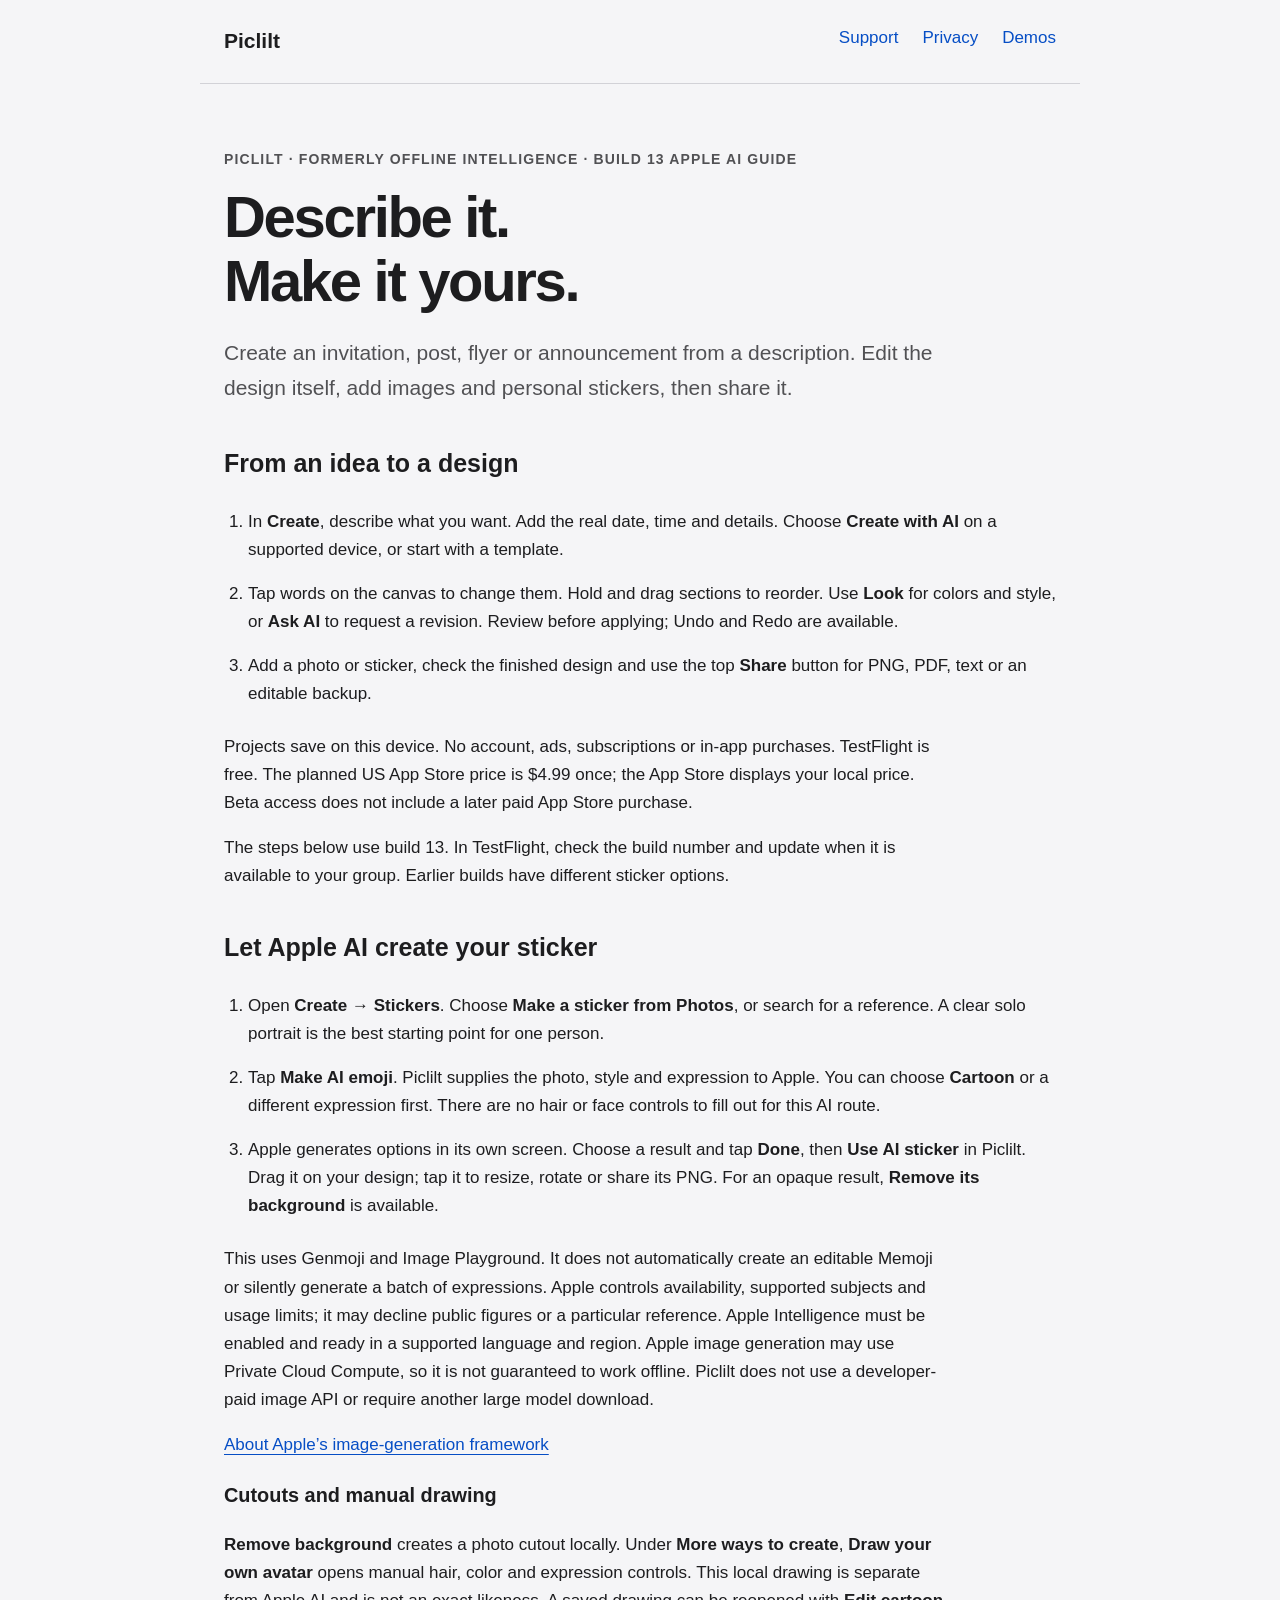
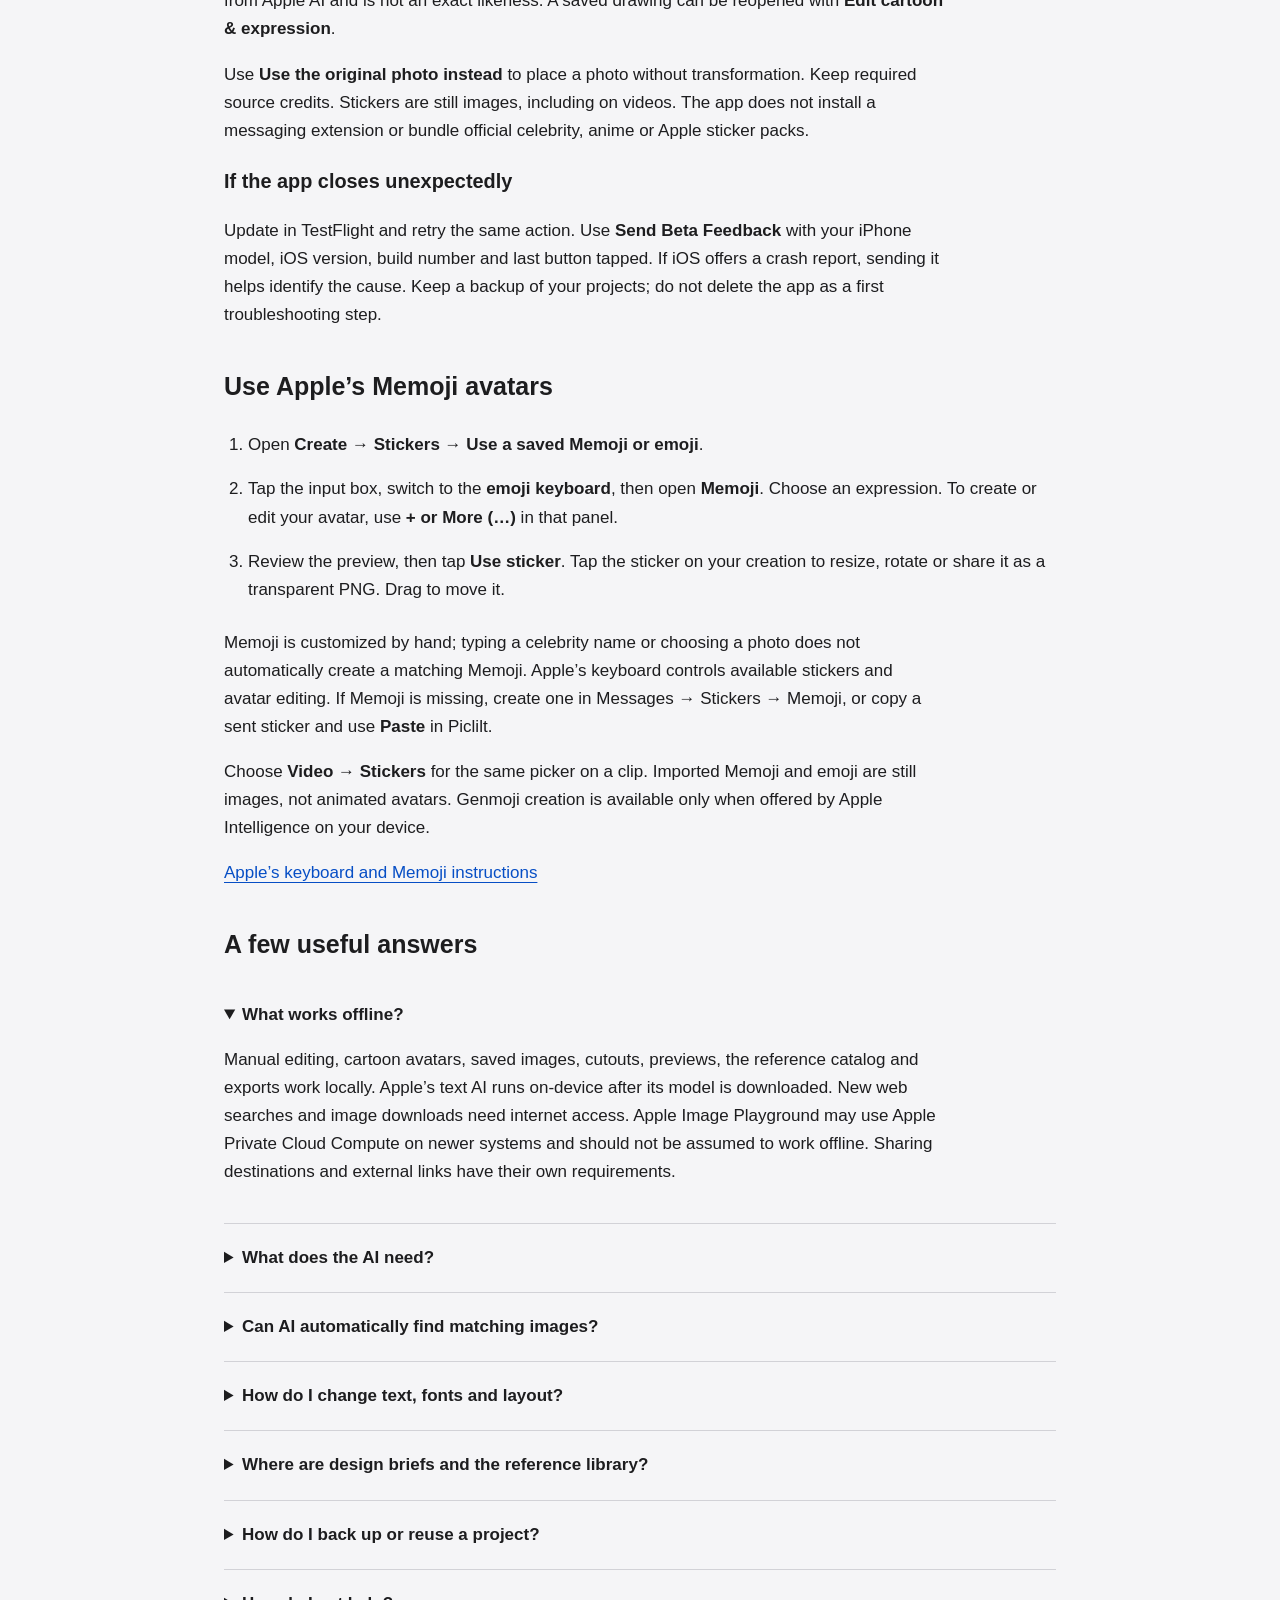
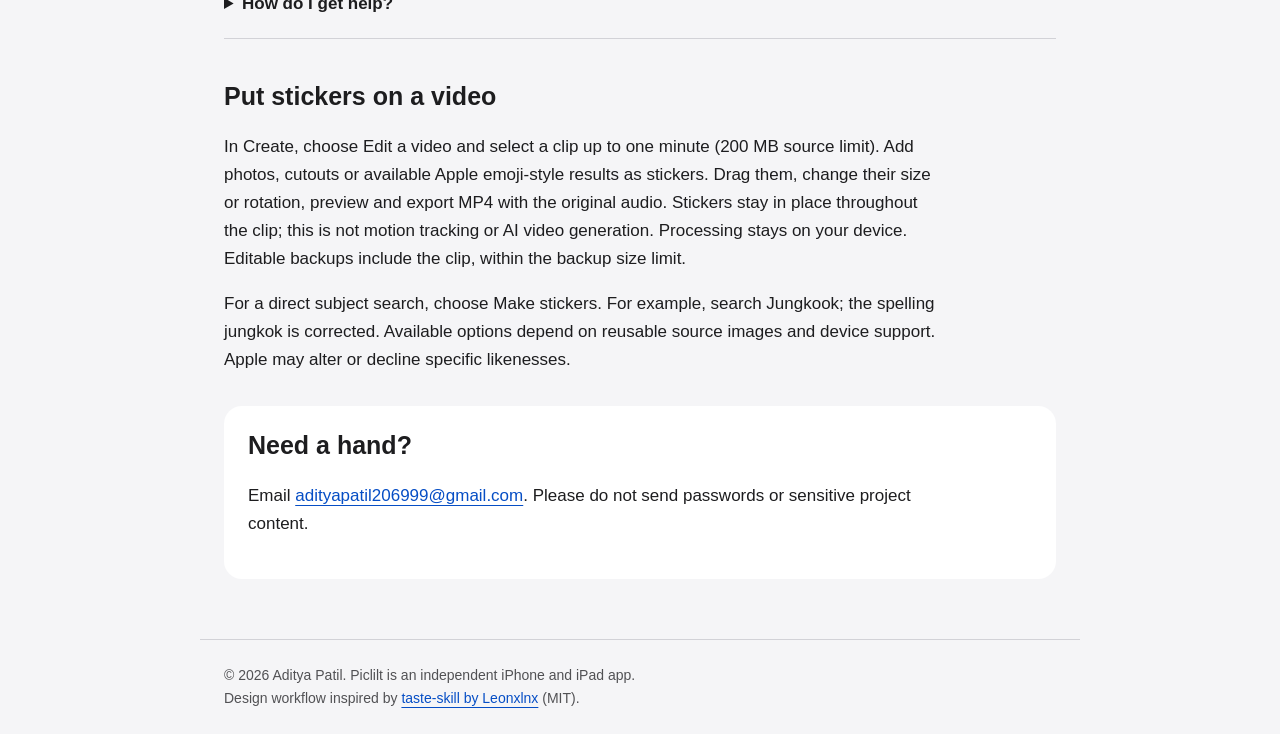
<file: index.html>
<!doctype html><html lang="en"><head><meta charset="utf-8"><meta name="viewport" content="width=device-width, initial-scale=1"><title>Support — Piclilt</title><meta name="description" content="Help with AI creation, editable designs, personal stickers, optional image search and local backups."><link rel="stylesheet" href="style.css"></head><body><a class="skip" href="#content">Skip to content</a><header><a class="brand" href="index.html">Piclilt</a><nav aria-label="Main"><a href="index.html">Support</a><a href="privacy.html">Privacy</a><a href="demos.html">Demos</a></nav></header><main id="content"><p class="tag">Piclilt · Formerly Offline Intelligence · Build 13 Apple AI guide</p><h1>Describe it.<br>Make it yours.</h1><p class="intro">Create an invitation, post, flyer or announcement from a description. Edit the design itself, add images and personal stickers, then share it.</p><section><h2>From an idea to a design</h2><ol class="steps"><li>In <strong>Create</strong>, describe what you want. Add the real date, time and details. Choose <strong>Create with AI</strong> on a supported device, or start with a template.</li><li>Tap words on the canvas to change them. Hold and drag sections to reorder. Use <strong>Look</strong> for colors and style, or <strong>Ask AI</strong> to request a revision. Review before applying; Undo and Redo are available.</li><li>Add a photo or sticker, check the finished design and use the top <strong>Share</strong> button for PNG, PDF, text or an editable backup.</li></ol><p>Projects save on this device. No account, ads, subscriptions or in-app purchases. TestFlight is free. The planned US App Store price is $4.99 once; the App Store displays your local price. Beta access does not include a later paid App Store purchase.</p><p>The steps below use build 13. In TestFlight, check the build number and update when it is available to your group. Earlier builds have different sticker options.</p></section><section id="stickers"><h2>Let Apple AI create your sticker</h2><ol class="steps"><li>Open <strong>Create → Stickers</strong>. Choose <strong>Make a sticker from Photos</strong>, or search for a reference. A clear solo portrait is the best starting point for one person.</li><li>Tap <strong>Make AI emoji</strong>. Piclilt supplies the photo, style and expression to Apple. You can choose <strong>Cartoon</strong> or a different expression first. There are no hair or face controls to fill out for this AI route.</li><li>Apple generates options in its own screen. Choose a result and tap <strong>Done</strong>, then <strong>Use AI sticker</strong> in Piclilt. Drag it on your design; tap it to resize, rotate or share its PNG. For an opaque result, <strong>Remove its background</strong> is available.</li></ol><p>This uses Genmoji and Image Playground. It does not automatically create an editable Memoji or silently generate a batch of expressions. Apple controls availability, supported subjects and usage limits; it may decline public figures or a particular reference. Apple Intelligence must be enabled and ready in a supported language and region. Apple image generation may use Private Cloud Compute, so it is not guaranteed to work offline. Piclilt does not use a developer-paid image API or require another large model download.</p><p><a href="https://developer.apple.com/videos/play/wwdc2026/375/">About Apple’s image-generation framework</a></p><h3>Cutouts and manual drawing</h3><p><strong>Remove background</strong> creates a photo cutout locally. Under <strong>More ways to create</strong>, <strong>Draw your own avatar</strong> opens manual hair, color and expression controls. This local drawing is separate from Apple AI and is not an exact likeness. A saved drawing can be reopened with <strong>Edit cartoon &amp; expression</strong>.</p><p>Use <strong>Use the original photo instead</strong> to place a photo without transformation. Keep required source credits. Stickers are still images, including on videos. The app does not install a messaging extension or bundle official celebrity, anime or Apple sticker packs.</p><h3>If the app closes unexpectedly</h3><p>Update in TestFlight and retry the same action. Use <strong>Send Beta Feedback</strong> with your iPhone model, iOS version, build number and last button tapped. If iOS offers a crash report, sending it helps identify the cause. Keep a backup of your projects; do not delete the app as a first troubleshooting step.</p></section><section id="memoji"><h2>Use Apple’s Memoji avatars</h2><ol class="steps"><li>Open <strong>Create → Stickers → Use a saved Memoji or emoji</strong>.</li><li>Tap the input box, switch to the <strong>emoji keyboard</strong>, then open <strong>Memoji</strong>. Choose an expression. To create or edit your avatar, use <strong>+ or More (…)</strong> in that panel.</li><li>Review the preview, then tap <strong>Use sticker</strong>. Tap the sticker on your creation to resize, rotate or share it as a transparent PNG. Drag to move it.</li></ol><p>Memoji is customized by hand; typing a celebrity name or choosing a photo does not automatically create a matching Memoji. Apple’s keyboard controls available stickers and avatar editing. If Memoji is missing, create one in Messages → Stickers → Memoji, or copy a sent sticker and use <strong>Paste</strong> in Piclilt.</p><p>Choose <strong>Video → Stickers</strong> for the same picker on a clip. Imported Memoji and emoji are still images, not animated avatars. Genmoji creation is available only when offered by Apple Intelligence on your device.</p><p><a href="https://support.apple.com/en-gb/guide/iphone/iph69df21ec5/26/ios/26">Apple’s keyboard and Memoji instructions</a></p></section><section><h2>A few useful answers</h2><details open><summary>What works offline?</summary><p>Manual editing, cartoon avatars, saved images, cutouts, previews, the reference catalog and exports work locally. Apple’s text AI runs on-device after its model is downloaded. New web searches and image downloads need internet access. Apple Image Playground may use Apple Private Cloud Compute on newer systems and should not be assumed to work offline. Sharing destinations and external links have their own requirements.</p></details><details><summary>What does the AI need?</summary><p>Text AI requires iOS/iPadOS 26 or later, compatible Apple Intelligence hardware, a supported language/region, Apple Intelligence enabled and its model ready. The app shows its availability. If offered, Use English requests a supported English model language; it cannot bypass device or regional restrictions. Manual editing works on iOS/iPadOS 17 or later. Image Playground availability is separate.</p></details><details><summary>Can AI automatically find matching images?</summary><p>Turn on <strong>Find online images and cutouts</strong> before creating. AI chooses short search words and sends those words to Wikimedia Commons, Openverse and The Met; your full description stays on-device. Inspect the offered image and its source/license before choosing. Each provider and image host receives normal request information, including your IP address. Leave the switch off to create without web discovery.</p><p>Collections can time out or return no suitable images. Provider metadata can be incomplete. Hide an image or creator or report an issue from web image details. Reuse licenses do not cover every possible right, including endorsement or likeness rights. Inspect the original source before publishing.</p></details><details><summary>How do I change text, fonts and layout?</summary><p>Tap a text block to edit its wording. Its editor also offers headline font, size and alignment controls. Use Look to change the palette or visual style. Hold and drop sections to reorder, or use Arrange controls to move and hide them. Stickers can move freely within the design. Undo and Redo retain recent edits while the editor is open.</p></details><details><summary>Where are design briefs and the reference library?</summary><p>Open <strong>More tools</strong> in Create. App and website briefs retain the guided subject inventory, design-reference library, review rounds and prompt export. These tools prepare specifications for a designer or coding agent; they do not execute web layouts or generate app code.</p></details><details><summary>How do I back up or reuse a project?</summary><p>Touch and hold a project in Projects to duplicate or favorite it. In Settings, Export all projects writes an editable JSON backup. Import from Projects restores new copies, including saved images, credits and sticker placements. There is no automatic cloud sync. Back up important work before deleting the app.</p></details><details><summary>How do I get help?</summary><p>Replay the quick tour with the ? button on Create. During testing, use TestFlight’s Send Beta Feedback and include your device, OS, app build and the steps that failed. Share screenshots only if you are comfortable with their contents.</p></details></section><section><h2>Put stickers on a video</h2><p>In Create, choose Edit a video and select a clip up to one minute (200 MB source limit). Add photos, cutouts or available Apple emoji-style results as stickers. Drag them, change their size or rotation, preview and export MP4 with the original audio. Stickers stay in place throughout the clip; this is not motion tracking or AI video generation. Processing stays on your device. Editable backups include the clip, within the backup size limit.</p><p>For a direct subject search, choose Make stickers. For example, search Jungkook; the spelling jungkok is corrected. Available options depend on reusable source images and device support. Apple may alter or decline specific likenesses.</p></section><section class="contact"><h2>Need a hand?</h2><p>Email <a href="mailto:adityapatil206999@gmail.com?subject=Piclilt%20support">adityapatil206999@gmail.com</a>. Please do not send passwords or sensitive project content.</p></section></main><footer>© 2026 Aditya Patil. Piclilt is an independent iPhone and iPad app.<br>Design workflow inspired by <a href="https://github.com/Leonxlnx/taste-skill">taste-skill by Leonxlnx</a> (MIT).</footer></body></html>
</file>
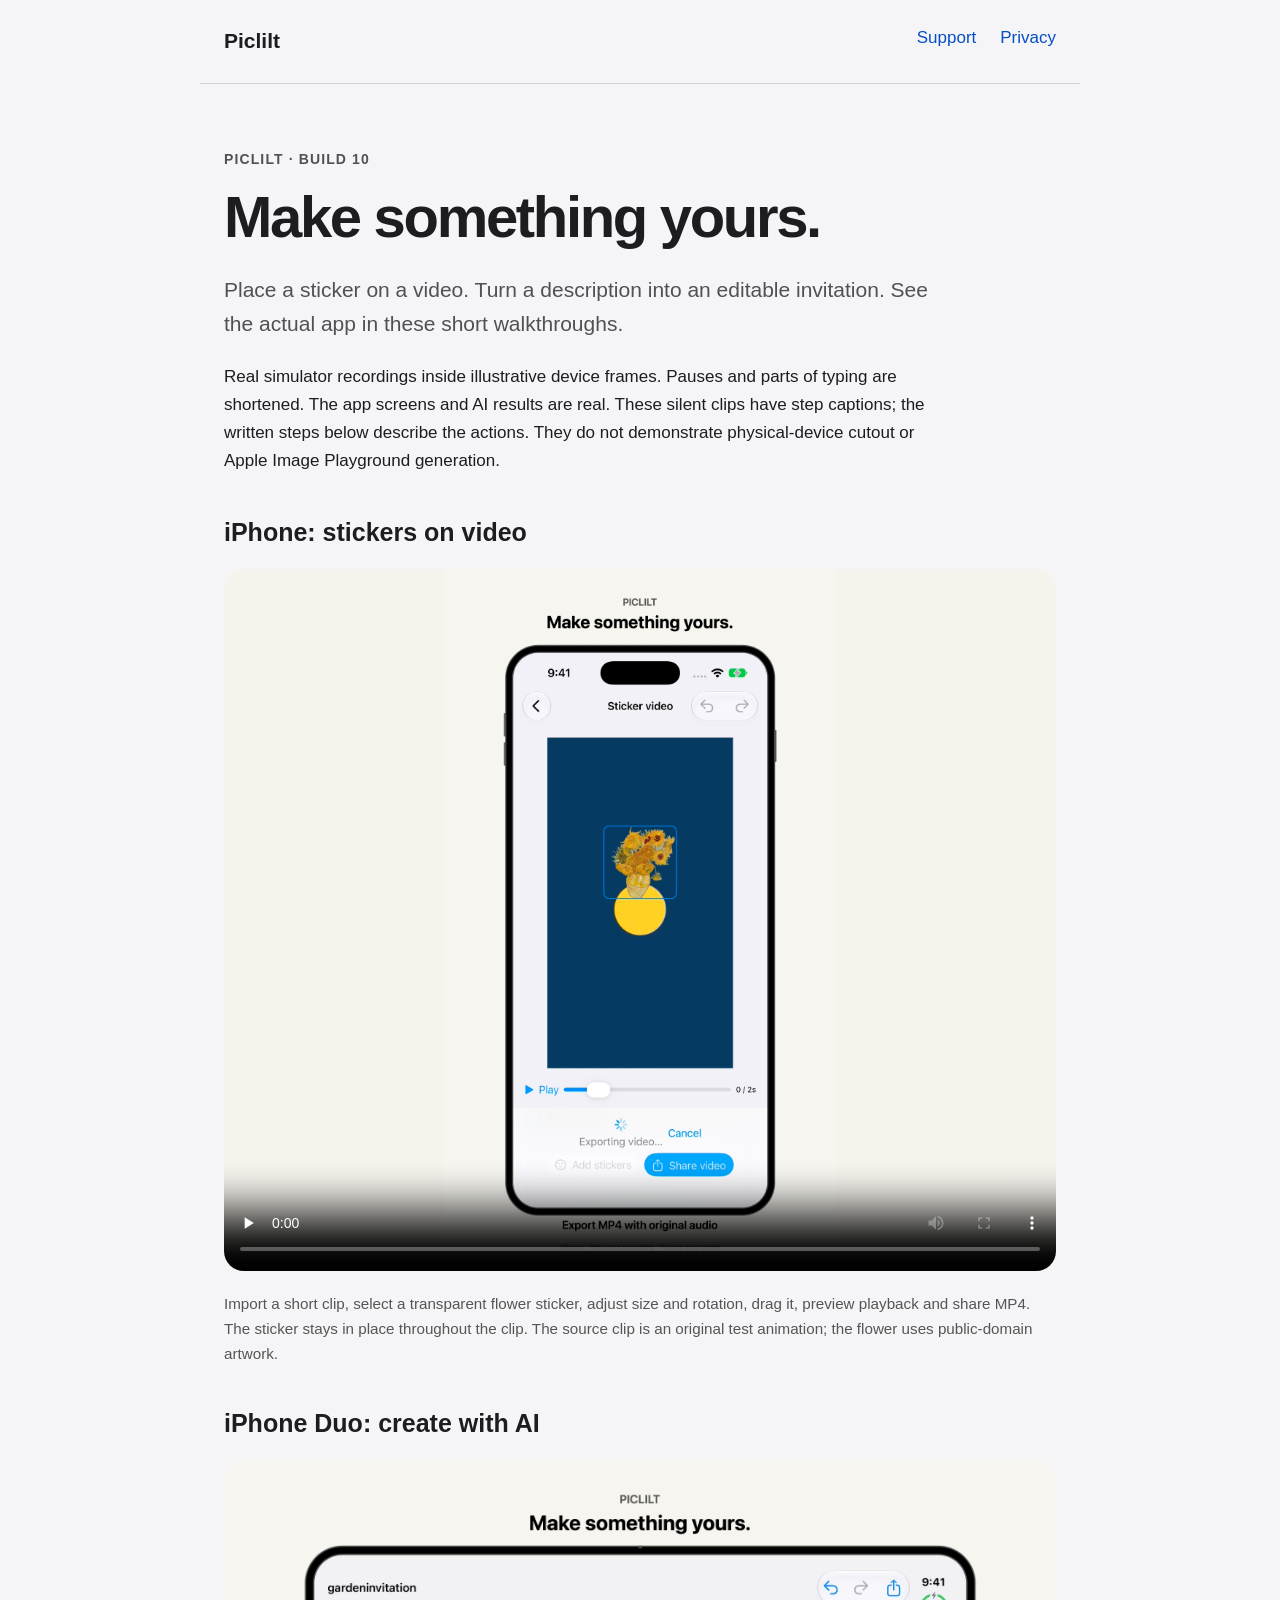
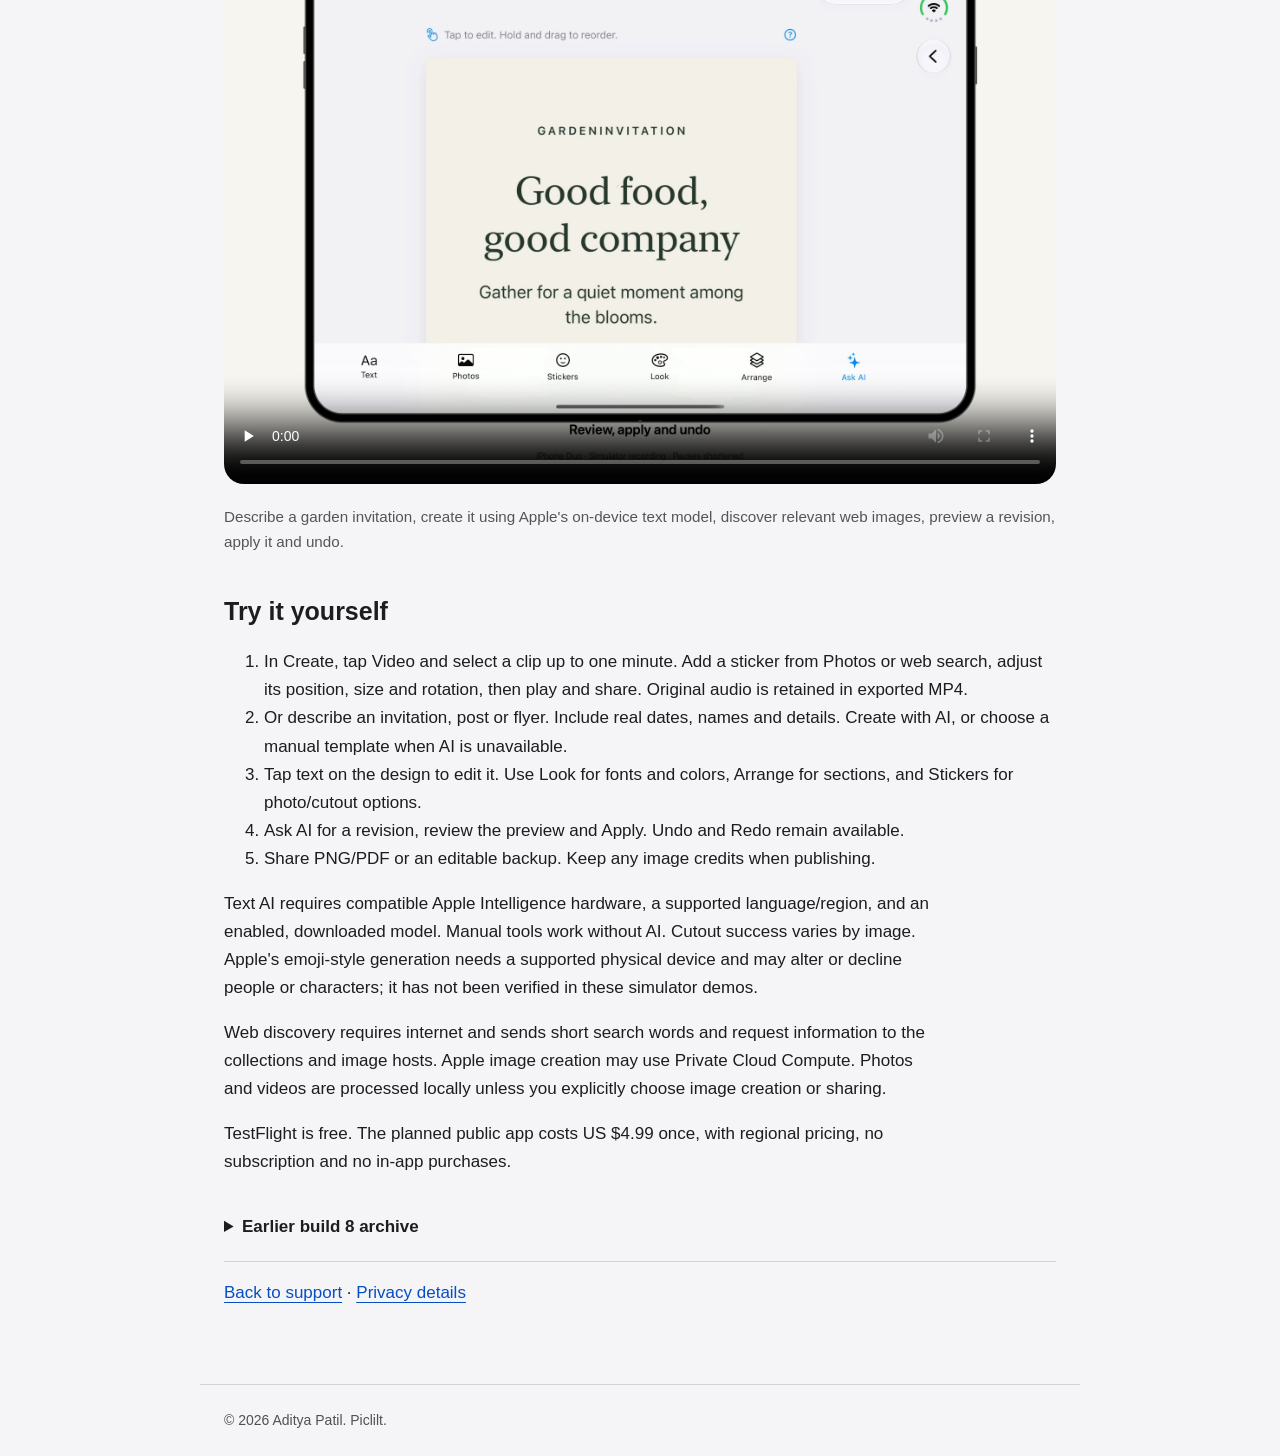
<file: demos.html>
<!doctype html><html lang="en"><head><meta charset="utf-8"><meta name="viewport" content="width=device-width, initial-scale=1"><title>Creation demos — Piclilt</title><meta name="description" content="Real Piclilt build 10 walkthroughs: place stickers on a video on iPhone and create a design with on-device AI on iPhone Duo."><link rel="stylesheet" href="style.css"><style>video{display:block;width:100%;max-height:78vh;background:#f5f3ec;border-radius:20px;margin:20px 0}figure{margin:28px 0}figcaption{color:#555;font-size:.95rem}</style></head><body><a class="skip" href="#content">Skip to content</a><header><a class="brand" href="index.html">Piclilt</a><nav aria-label="Main"><a href="index.html">Support</a><a href="privacy.html">Privacy</a></nav></header><main id="content"><p class="tag">Piclilt · Build 10</p><h1>Make something yours.</h1><p class="intro">Place a sticker on a video. Turn a description into an editable invitation. See the actual app in these short walkthroughs.</p><p>Real simulator recordings inside illustrative device frames. Pauses and parts of typing are shortened. The app screens and AI results are real. These silent clips have step captions; the written steps below describe the actions. They do not demonstrate physical-device cutout or Apple Image Playground generation.</p><figure><h2>iPhone: stickers on video</h2><video controls playsinline preload="none" poster="iphone-video-poster.png"><source src="iPhone-video.mp4" type="video/mp4">Your browser cannot play this video. <a href="iPhone-video.mp4">Download the iPhone demo</a>.</video><figcaption>Import a short clip, select a transparent flower sticker, adjust size and rotation, drag it, preview playback and share MP4. The sticker stays in place throughout the clip. The source clip is an original test animation; the flower uses public-domain artwork.</figcaption></figure><figure><h2>iPhone Duo: create with AI</h2><video controls playsinline preload="none" poster="duo-ai-poster.png"><source src="Duo-AI.mp4" type="video/mp4">Your browser cannot play this video. <a href="Duo-AI.mp4">Download the Duo demo</a>.</video><figcaption>Describe a garden invitation, create it using Apple's on-device text model, discover relevant web images, preview a revision, apply it and undo.</figcaption></figure><section><h2>Try it yourself</h2><ol><li>In Create, tap Video and select a clip up to one minute. Add a sticker from Photos or web search, adjust its position, size and rotation, then play and share. Original audio is retained in exported MP4.</li><li>Or describe an invitation, post or flyer. Include real dates, names and details. Create with AI, or choose a manual template when AI is unavailable.</li><li>Tap text on the design to edit it. Use Look for fonts and colors, Arrange for sections, and Stickers for photo/cutout options.</li><li>Ask AI for a revision, review the preview and Apply. Undo and Redo remain available.</li><li>Share PNG/PDF or an editable backup. Keep any image credits when publishing.</li></ol><p>Text AI requires compatible Apple Intelligence hardware, a supported language/region, and an enabled, downloaded model. Manual tools work without AI. Cutout success varies by image. Apple's emoji-style generation needs a supported physical device and may alter or decline people or characters; it has not been verified in these simulator demos.</p><p>Web discovery requires internet and sends short search words and request information to the collections and image hosts. Apple image creation may use Private Cloud Compute. Photos and videos are processed locally unless you explicitly choose image creation or sharing.</p><p>TestFlight is free. The planned public app costs US $4.99 once, with regional pricing, no subscription and no in-app purchases.</p></section><details><summary>Earlier build 8 archive</summary><p>These show the old Offline Intelligence editor, not the current flow: <a href="iphone.mp4">iPhone</a> · <a href="duo.mp4">Duo</a>.</p></details><p><a href="index.html">Back to support</a> · <a href="privacy.html">Privacy details</a></p></main><footer>© 2026 Aditya Patil. Piclilt.</footer></body></html>
</file>
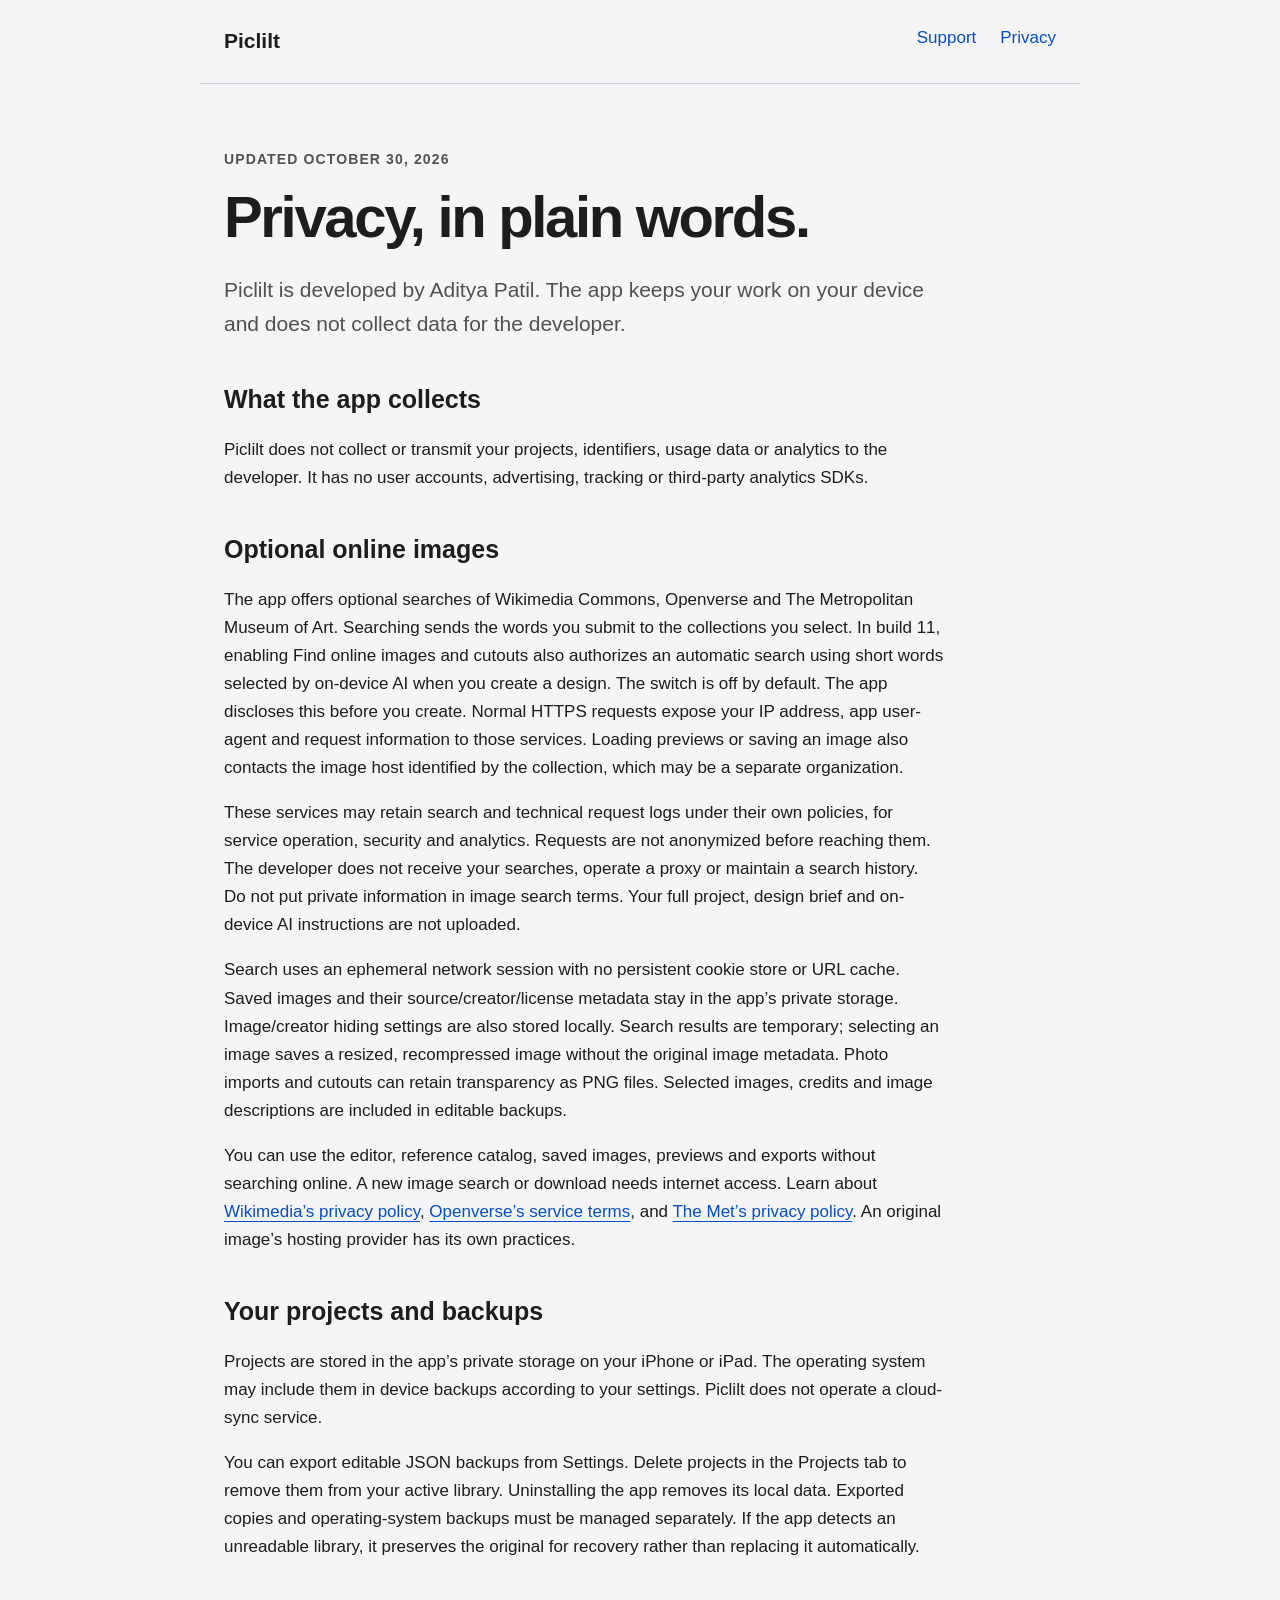
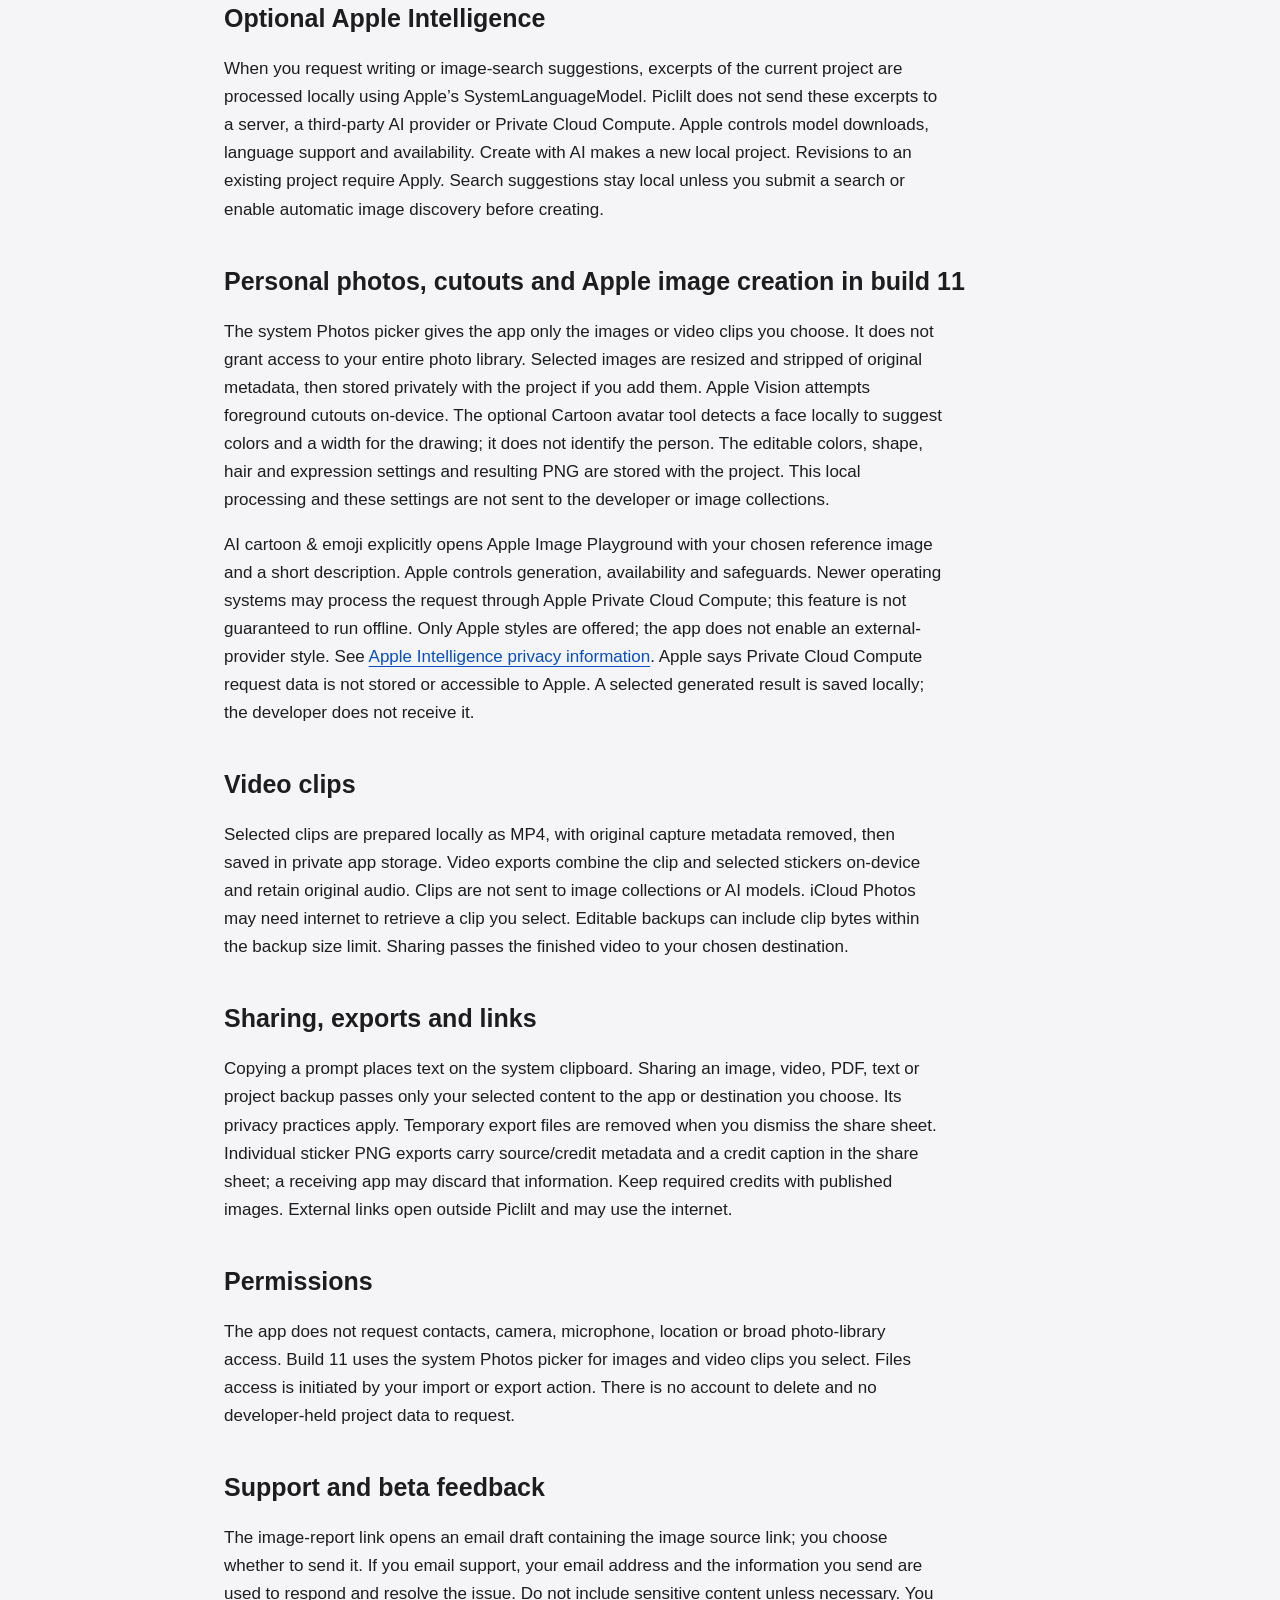
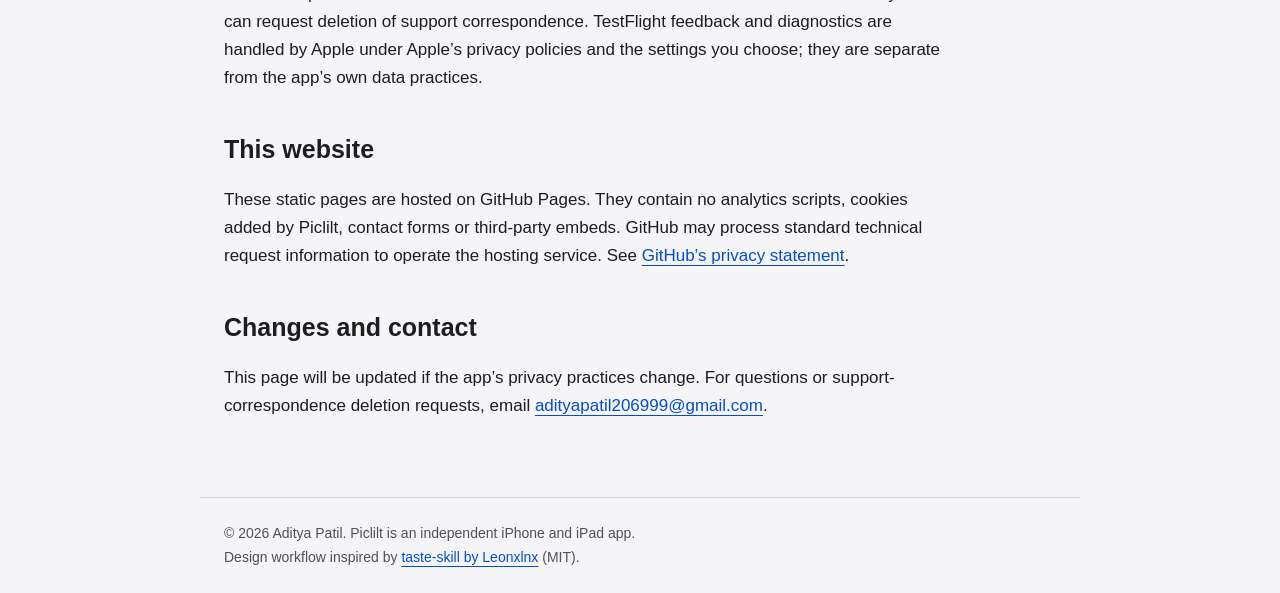
<file: privacy.html>
<!doctype html><html lang="en"><head><meta charset="utf-8"><meta name="viewport" content="width=device-width, initial-scale=1"><title>Privacy — Piclilt</title><meta name="description" content="How Piclilt stores projects, uses optional on-device AI and handles sharing."><link rel="stylesheet" href="style.css"></head><body><a class="skip" href="#content">Skip to content</a><header><a class="brand" href="index.html">Piclilt</a><nav aria-label="Main"><a href="index.html">Support</a><a href="privacy.html">Privacy</a></nav></header><main id="content"><p class="tag">Updated October 30, 2026</p><h1>Privacy, in plain words.</h1><p class="intro">Piclilt is developed by Aditya Patil. The app keeps your work on your device and does not collect data for the developer.</p><section><h2>What the app collects</h2><p>Piclilt does not collect or transmit your projects, identifiers, usage data or analytics to the developer. It has no user accounts, advertising, tracking or third-party analytics SDKs.</p><h2>Optional online images</h2><p>The app offers optional searches of Wikimedia Commons, Openverse and The Metropolitan Museum of Art. Searching sends the words you submit to the collections you select. In build 11, enabling Find online images and cutouts also authorizes an automatic search using short words selected by on-device AI when you create a design. The switch is off by default. The app discloses this before you create. Normal HTTPS requests expose your IP address, app user-agent and request information to those services. Loading previews or saving an image also contacts the image host identified by the collection, which may be a separate organization.</p><p>These services may retain search and technical request logs under their own policies, for service operation, security and analytics. Requests are not anonymized before reaching them. The developer does not receive your searches, operate a proxy or maintain a search history. Do not put private information in image search terms. Your full project, design brief and on-device AI instructions are not uploaded.</p><p>Search uses an ephemeral network session with no persistent cookie store or URL cache. Saved images and their source/creator/license metadata stay in the app’s private storage. Image/creator hiding settings are also stored locally. Search results are temporary; selecting an image saves a resized, recompressed image without the original image metadata. Photo imports and cutouts can retain transparency as PNG files. Selected images, credits and image descriptions are included in editable backups.</p><p>You can use the editor, reference catalog, saved images, previews and exports without searching online. A new image search or download needs internet access. Learn about <a href="https://foundation.wikimedia.org/wiki/Policy:Privacy_policy">Wikimedia’s privacy policy</a>, <a href="https://docs.openverse.org/terms_of_service.html">Openverse’s service terms</a>, and <a href="https://www.metmuseum.org/policies/privacy-policy">The Met’s privacy policy</a>. An original image’s hosting provider has its own practices.</p><h2>Your projects and backups</h2><p>Projects are stored in the app’s private storage on your iPhone or iPad. The operating system may include them in device backups according to your settings. Piclilt does not operate a cloud-sync service.</p><p>You can export editable JSON backups from Settings. Delete projects in the Projects tab to remove them from your active library. Uninstalling the app removes its local data. Exported copies and operating-system backups must be managed separately. If the app detects an unreadable library, it preserves the original for recovery rather than replacing it automatically.</p><h2>Optional Apple Intelligence</h2><p>When you request writing or image-search suggestions, excerpts of the current project are processed locally using Apple’s SystemLanguageModel. Piclilt does not send these excerpts to a server, a third-party AI provider or Private Cloud Compute. Apple controls model downloads, language support and availability. Create with AI makes a new local project. Revisions to an existing project require Apply. Search suggestions stay local unless you submit a search or enable automatic image discovery before creating.</p><h2>Personal photos, cutouts and Apple image creation in build 11</h2><p>The system Photos picker gives the app only the images or video clips you choose. It does not grant access to your entire photo library. Selected images are resized and stripped of original metadata, then stored privately with the project if you add them. Apple Vision attempts foreground cutouts on-device. The optional Cartoon avatar tool detects a face locally to suggest colors and a width for the drawing; it does not identify the person. The editable colors, shape, hair and expression settings and resulting PNG are stored with the project. This local processing and these settings are not sent to the developer or image collections.</p><p>AI cartoon & emoji explicitly opens Apple Image Playground with your chosen reference image and a short description. Apple controls generation, availability and safeguards. Newer operating systems may process the request through Apple Private Cloud Compute; this feature is not guaranteed to run offline. Only Apple styles are offered; the app does not enable an external-provider style. See <a href="https://www.apple.com/legal/privacy/data/en/intelligence-engine/">Apple Intelligence privacy information</a>. Apple says Private Cloud Compute request data is not stored or accessible to Apple. A selected generated result is saved locally; the developer does not receive it.</p><h2>Video clips</h2><p>Selected clips are prepared locally as MP4, with original capture metadata removed, then saved in private app storage. Video exports combine the clip and selected stickers on-device and retain original audio. Clips are not sent to image collections or AI models. iCloud Photos may need internet to retrieve a clip you select. Editable backups can include clip bytes within the backup size limit. Sharing passes the finished video to your chosen destination.</p><h2>Sharing, exports and links</h2><p>Copying a prompt places text on the system clipboard. Sharing an image, video, PDF, text or project backup passes only your selected content to the app or destination you choose. Its privacy practices apply. Temporary export files are removed when you dismiss the share sheet. Individual sticker PNG exports carry source/credit metadata and a credit caption in the share sheet; a receiving app may discard that information. Keep required credits with published images. External links open outside Piclilt and may use the internet.</p><h2>Permissions</h2><p>The app does not request contacts, camera, microphone, location or broad photo-library access. Build 11 uses the system Photos picker for images and video clips you select. Files access is initiated by your import or export action. There is no account to delete and no developer-held project data to request.</p><h2>Support and beta feedback</h2><p>The image-report link opens an email draft containing the image source link; you choose whether to send it. If you email support, your email address and the information you send are used to respond and resolve the issue. Do not include sensitive content unless necessary. You can request deletion of support correspondence. TestFlight feedback and diagnostics are handled by Apple under Apple’s privacy policies and the settings you choose; they are separate from the app’s own data practices.</p><h2>This website</h2><p>These static pages are hosted on GitHub Pages. They contain no analytics scripts, cookies added by Piclilt, contact forms or third-party embeds. GitHub may process standard technical request information to operate the hosting service. See <a href="https://docs.github.com/en/site-policy/privacy-policies/github-general-privacy-statement">GitHub’s privacy statement</a>.</p><h2>Changes and contact</h2><p>This page will be updated if the app’s privacy practices change. For questions or support-correspondence deletion requests, email <a href="mailto:adityapatil206999@gmail.com">adityapatil206999@gmail.com</a>.</p></section></main><footer>© 2026 Aditya Patil. Piclilt is an independent iPhone and iPad app.<br>Design workflow inspired by <a href="https://github.com/Leonxlnx/taste-skill">taste-skill by Leonxlnx</a> (MIT).</footer></body></html>
</file>
<file: style.css>
*{box-sizing:border-box}html{color-scheme:light dark}body{margin:0;background:#f5f5f7;color:#1d1d1f;font:17px/1.65 -apple-system,BlinkMacSystemFont,"Segoe UI",sans-serif}header,main,footer{max-width:880px;margin:auto;padding:24px}header{display:flex;justify-content:space-between;gap:20px;flex-wrap:wrap;border-bottom:1px solid #d2d2d7}nav{display:flex;gap:24px}a{color:#064ec5;text-underline-offset:4px}header a{text-decoration:none}.brand{font-size:21px;font-weight:700;color:inherit}main{padding-top:50px;padding-bottom:60px}h1{font-size:clamp(36px,7vw,58px);line-height:1.1;letter-spacing:-.04em;margin:0 0 24px;max-width:700px}h2{font-size:25px;line-height:1.25;margin-top:42px}p{max-width:720px}.intro{font-size:21px;color:#515154}.tag{font-size:14px;font-weight:600;letter-spacing:.08em;text-transform:uppercase;color:#515154}.steps{padding-left:24px}.steps li{padding:8px 0}section{scroll-margin-top:24px}.contact{background:#fff;padding:24px;border-radius:18px;margin-top:32px;overflow-wrap:anywhere}.contact h2{margin-top:0}details{padding:20px 0;border-bottom:1px solid #d2d2d7}summary{font-weight:600;cursor:pointer}footer{font-size:14px;color:#515154;border-top:1px solid #d2d2d7}.skip{position:absolute;left:-9999px}.skip:focus{left:16px;top:10px;background:#fff;padding:12px}:focus-visible{outline:3px solid #007aff;outline-offset:5px}@media(prefers-color-scheme:dark){body{background:#141416;color:#f5f5f7}.intro,.tag,footer{color:#b6b6bf}a{color:#93bcff}.contact{background:#222226}header,footer,details{border-color:#414149}}
</file>
